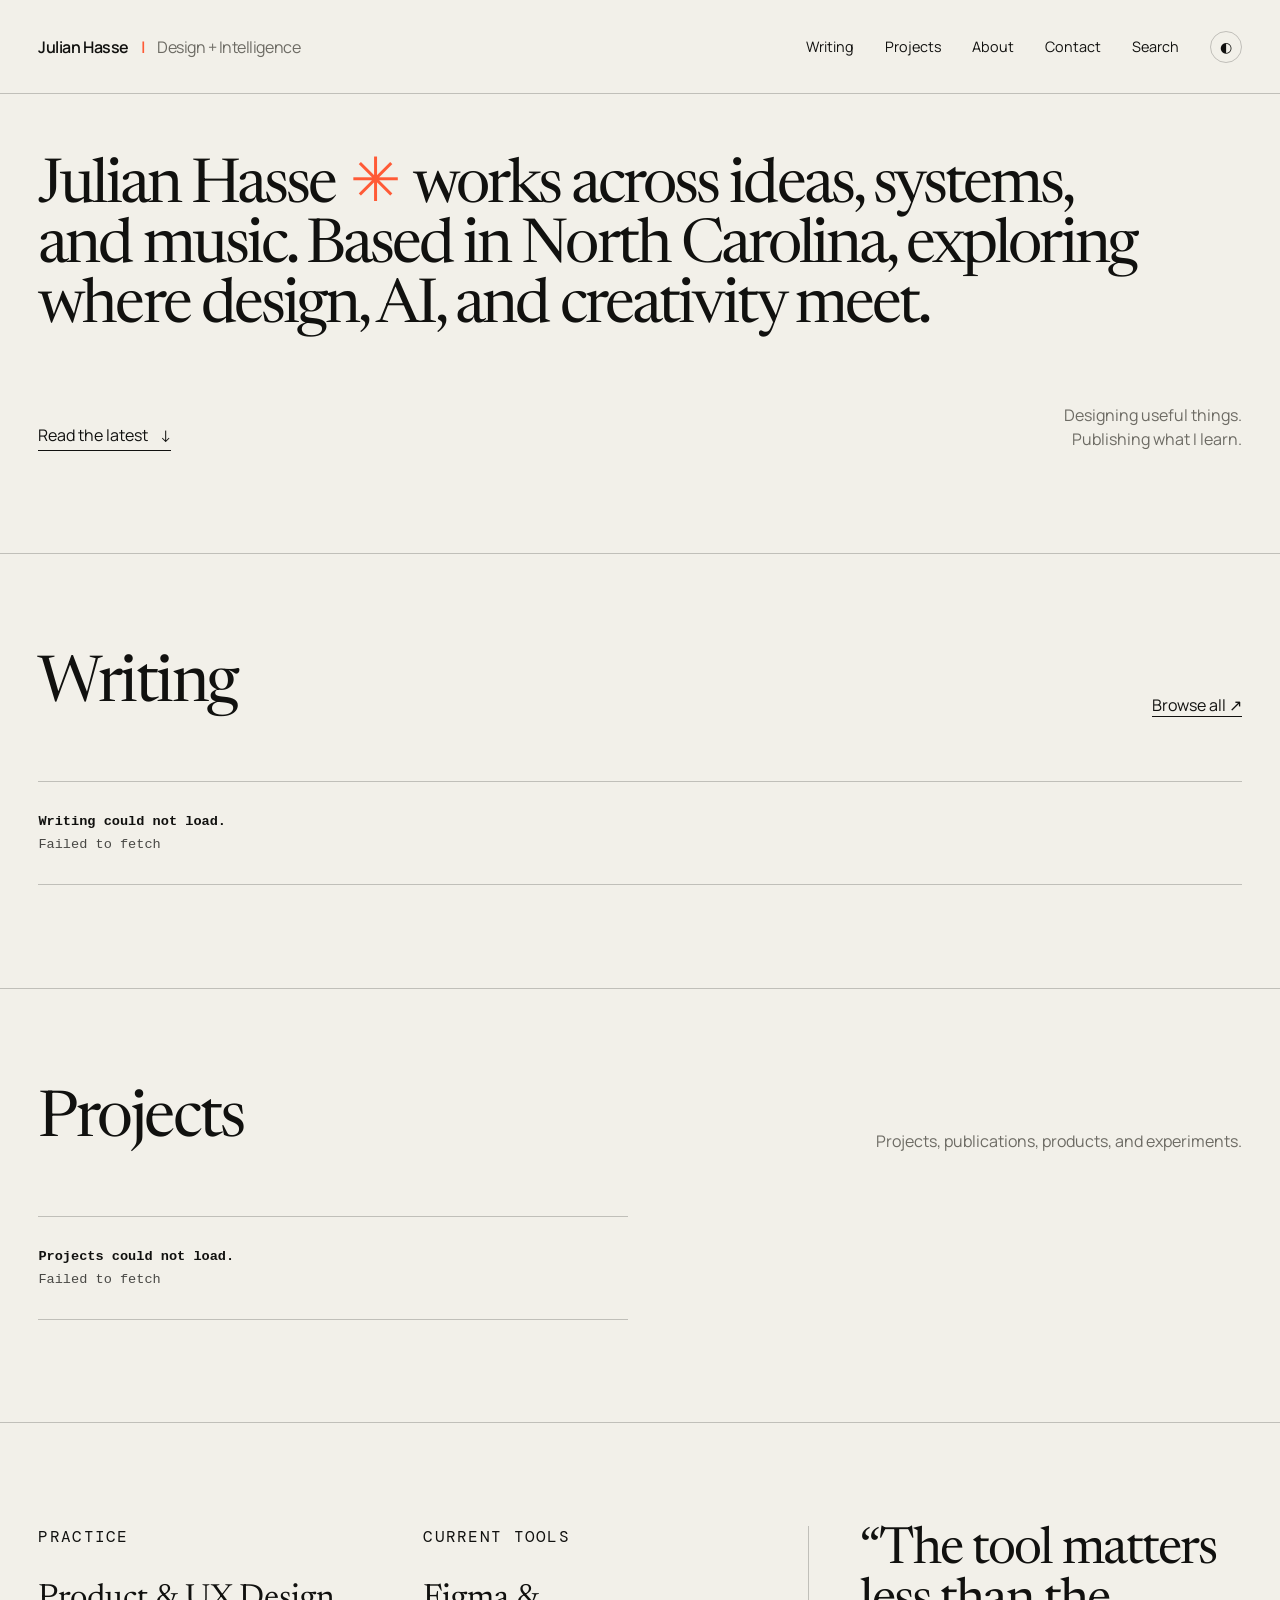
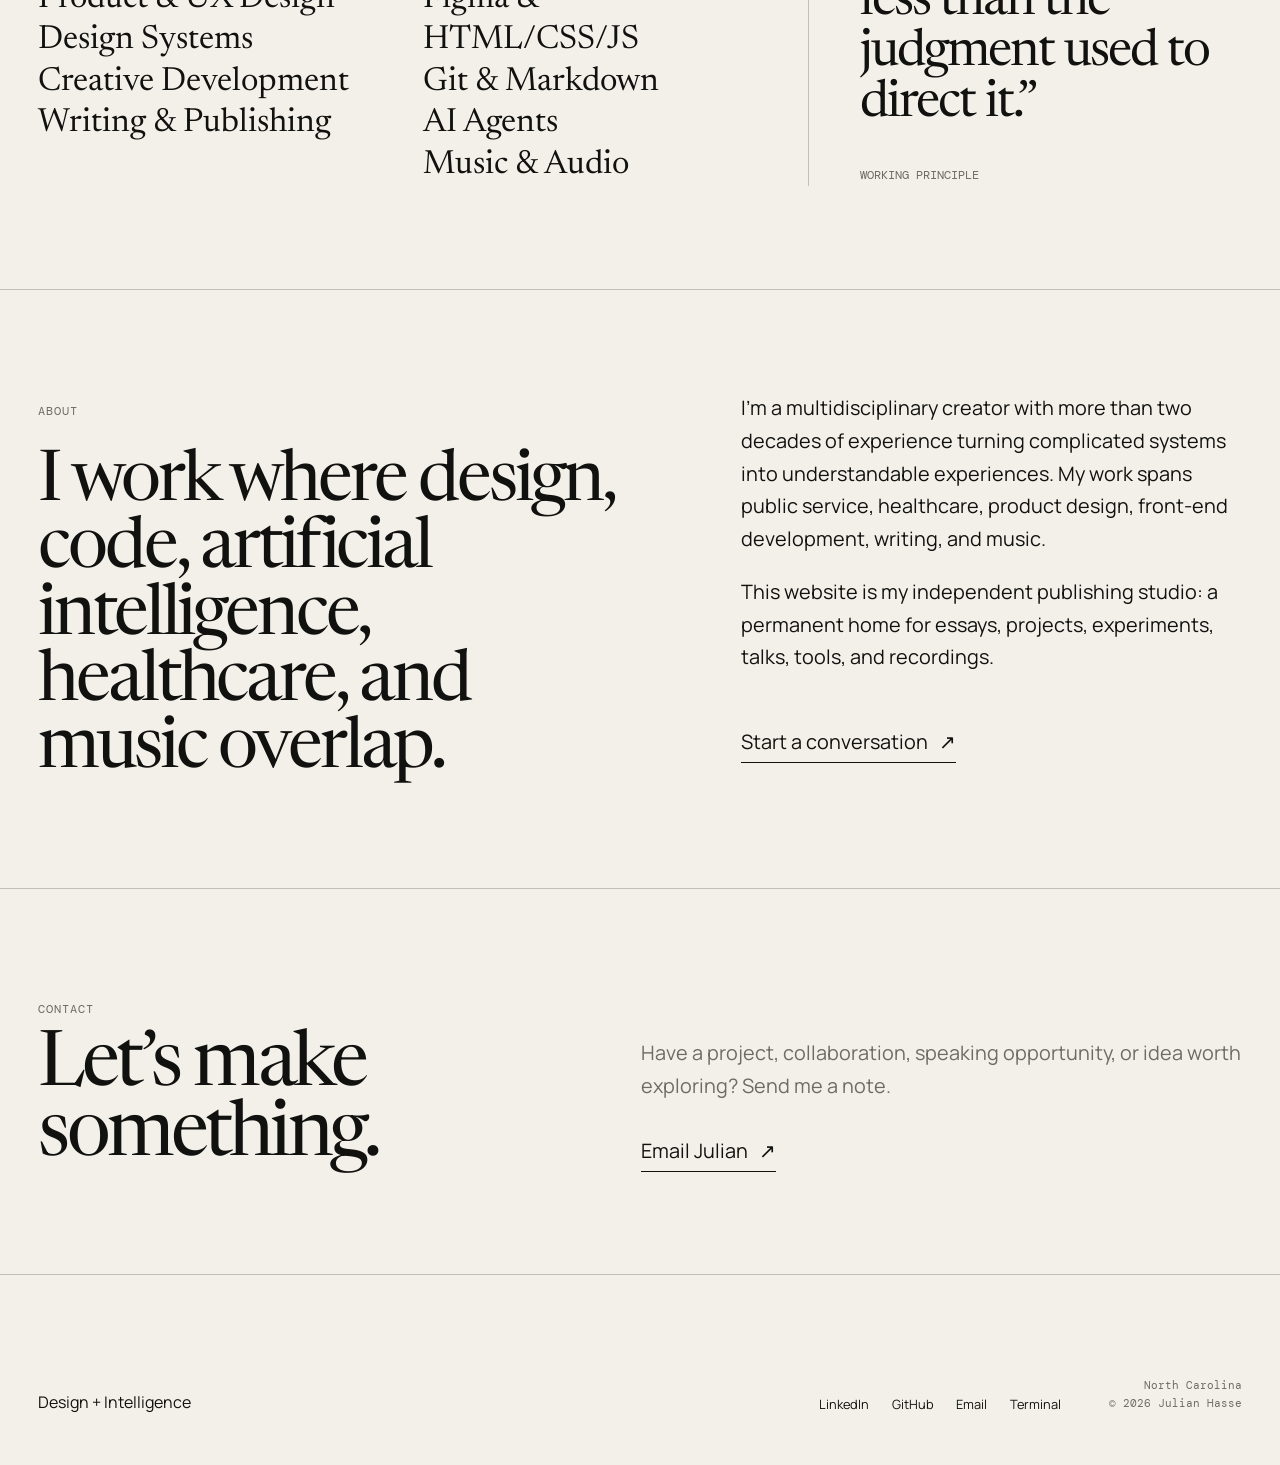
<file: index.html>
<!DOCTYPE html>

<html data-theme="light" lang="en">

<head>
  <meta charset="utf-8" />
  <meta content="width=device-width, initial-scale=1.0" name="viewport" />
  <meta content="Julian Hasse works across ideas, systems, and music, exploring where design, AI, and creativity meet."
    name="description" />
  <meta content="Julian Hasse | Design Technologist" property="og:title" />
  <meta content="An independent publication about design, AI, systems, creativity, and music by Julian Hasse."
    property="og:description" />
  <meta content="website" property="og:type" />
  <title>Julian Hasse | Design Technologist</title>
  <link href="https://fonts.googleapis.com" rel="preconnect" />
  <link crossorigin="" href="https://fonts.gstatic.com" rel="preconnect" />
  <link
    href="https://fonts.googleapis.com/css2?family=DM+Mono:wght@300;400;500&amp;family=Manrope:wght@400;500;600&amp;family=Newsreader:opsz,wght@6..72,400;6..72,500&amp;display=swap"
    rel="stylesheet" />
  <link href="assets/styles.css?v=20260729-2" rel="stylesheet" />
</head>

<body>
  <a class="skip-link" href="#main">Skip to content</a>
  <header class="site-header shell">
    <a aria-label="Julian Hasse home" class="brand" href="#top">
      <span>Julian Hasse</span><span aria-hidden="true" class="hero-mark-static">|</span>
      <span class="brand-role">Design + Intelligence</span>
    </a>
    <button aria-controls="site-nav" aria-expanded="false" class="menu-button" type="button">
      <span>Menu</span><span aria-hidden="true">↗</span>
    </button>
    <nav aria-label="Primary navigation" class="site-nav" id="site-nav">
      <a href="#writing">Writing</a><a href="#work">Projects</a><a href="#about">About</a><a
        href="#contact">Contact</a><button class="nav-action" data-open-search="" type="button">Search</button>
      <button aria-label="Switch color theme" class="icon-button" data-theme-toggle="" type="button">◐</button>
    </nav>
  </header>
  <main id="main">
    <section class="hero shell section-pad" id="top">
      <!-- <p class="eyebrow">Design + Intelligence</p> -->
      <h1>
        Julian Hasse <span aria-hidden="true" class="hero-mark">✳</span> works across
        <a href="#writing">ideas</a>, <a href="#work">systems</a>, and music. Based in North Carolina,
        exploring where design, AI, and creativity meet.
      </h1>
      <div class="hero-footer">
        <a class="text-link" href="#writing">Read the latest <span>↓</span></a>
        <p>Designing useful things.<br />Publishing what I learn.</p>
      </div>
    </section>
    <section class="writing shell section-pad section-rule" id="writing">
      <div class="section-heading writing-heading">
        <h2>Writing</h2>
        <button class="filter-trigger" data-open-search="" type="button">Browse all <span>↗</span></button>
      </div>
      <div aria-live="polite" class="article-list" id="article-list">
        <p class="content-status">Loading writing from GitHub…</p>
      </div>
    </section>
    <section class="shell section-pad section-rule" id="work">
      <div class="section-heading">
        <h2>Projects</h2>
        <p>Projects, publications, products, and experiments.</p>
      </div>
      <div class="project-grid" id="project-grid">
        <p class="content-status">Loading projects from GitHub…</p>
      </div>
    </section>
    <section class="capabilities shell section-pad section-rule">
      <div class="capability-block">
        <h2>Practice</h2>
        <ul>
          <li>Product &amp; UX Design</li>
          <li>Design Systems</li>
          <li>Creative Development</li>
          <li>Writing &amp; Publishing</li>
        </ul>
      </div>
      <div class="capability-block">
        <h2>Current tools</h2>
        <ul>
          <li>Figma &amp; HTML/CSS/JS</li>
          <li>Git &amp; Markdown</li>
          <li>AI Agents</li>
          <li>Music &amp; Audio</li>
        </ul>
      </div>
      <div class="capability-block capability-block--quote">
        <p>“The tool matters less than the judgment used to direct it.”</p>
        <span>Working principle</span>
      </div>
    </section>
    <section class="about shell section-pad section-rule" id="about">
      <div>
        <p class="eyebrow">About</p>
        <h2>I work where design, code, artificial intelligence, healthcare, and music overlap.</h2>
      </div>
      <div class="about-copy">
        <p>I’m a multidisciplinary creator with more than two decades of experience turning complicated systems into
          understandable experiences. My work spans public service, healthcare, product design, front-end development,
          writing, and music.</p>
        <p>This website is my independent publishing studio: a permanent home for essays, projects, experiments, talks,
          tools, and recordings.</p>
        <a class="text-link" href="mailto:info@julianhasse.com">Start a conversation <span>↗</span></a>
      </div>
    </section>
    <section class="newsletter shell section-pad section-rule" id="contact">
      <div>
        <p class="eyebrow">Contact</p>
        <h2>Let’s make something.</h2>
      </div>
      <div class="contact-copy">
        <p>Have a project, collaboration, speaking opportunity, or idea worth exploring? Send me a note.</p><a
          class="text-link" href="mailto:info@julianhasse.com">Email Julian <span>↗</span></a>
      </div>
    </section>
  </main>
  <footer class="site-footer shell section-pad section-rule">
    <div class="footer-brand">Design + Intelligence</div>
    <div class=" footer-links">
      <a href="https://www.linkedin.com/in/julianhasse" rel="noreferrer" target="_blank">LinkedIn</a>
      <a href="https://github.com/julianhasse" rel="noreferrer" target="_blank">GitHub</a>
      <a href="mailto:info@julianhasse.com">Email</a>
      <button data-terminal-toggle="" type="button">Terminal</button>
    </div>
    <p>North Carolina<br />© 2026 Julian Hasse</p>
  </footer>
  <dialog class="search-dialog" id="search-dialog">
    <div class="dialog-header">
      <span>Search the studio</span>
      <button aria-label="Close search" data-close-search="" type="button">Close ×</button>
    </div>
    <label class="search-field">
      <span class="sr-only">Search articles and projects</span>
      <input autofocus="" id="site-search" placeholder="Try “AI”, “Git”, or “music”" type="search" />
    </label>
    <div class="search-results" id="search-results"></div>
  </dialog>
  <aside aria-hidden="true" class="terminal-panel" id="terminal-panel">
    <div class="terminal-header"><span>julian@creator:~</span><button data-terminal-close="" type="button">×</button>
    </div>
    <div class="terminal-output" id="terminal-output">
      <p>Julian Hasse | Editorial OS</p>
      <p>Type <b>help</b> to view commands.</p>
    </div>
    <form class="terminal-input" id="terminal-form">
      <label for="terminal-command">$</label>
      <input autocomplete="off" id="terminal-command" spellcheck="false" />
    </form>
  </aside>
  <script src="assets/config.js"></script>
  <script src="assets/github-content.js"></script>
  <script src="assets/site.js"></script>
</body>

</html>
</file>
<file: assets/styles.css>
/* Editorial OS v1.1.1 — bundled stylesheet hotfix */

:root {
  --bg: #f2f0e9;
  --surface: #e8e5dc;
  --text: #11110f;
  --muted: #6d6b64;
  --line: rgba(17, 17, 15, .22);
  --accent: #ff5a36;
  --max: 1480px;
  --pad: clamp(1.1rem, 3vw, 3.2rem);
  --serif: "Newsreader", Georgia, serif;
  --sans: "Manrope", Arial, sans-serif;
  --mono: "DM Mono", monospace;
}

html[data-theme="dark"] {
  --bg: #11110f;
  --surface: #1b1b18;
  --text: #f1efe8;
  --muted: #aaa69c;
  --line: rgba(241, 239, 232, .23);
  --accent: #ff6a46;
}

* {
  box-sizing: border-box;
}

html {
  scroll-behavior: smooth;
}

body {
  margin: 0;
  background: var(--bg);
  color: var(--text);
  font-family: var(--sans);
  transition: background .25s, color .25s;
}

a {
  color: inherit;
  text-decoration: none;
}

button,
input {
  font: inherit;
}

button {
  color: inherit;
}

.shell {
  width: min(100%, var(--max));
  margin-inline: auto;
  padding-inline: var(--pad);
}

.section-pad {
  padding-top: clamp(4rem, 8vw, 9rem);
  padding-bottom: clamp(4rem, 8vw, 9rem);
}

.section-rule {
  border-top: 1px solid var(--line);
}

.sr-only {
  position: absolute;
  width: 1px;
  height: 1px;
  padding: 0;
  margin: -1px;
  overflow: hidden;
  clip: rect(0, 0, 0, 0);
  white-space: nowrap;
  border: 0;
}

.skip-link {
  position: fixed;
  left: 1rem;
  top: -4rem;
  z-index: 100;
  background: var(--text);
  color: var(--bg);
  padding: .75rem 1rem;
}

.skip-link:focus {
  top: 1rem;
}

.site-header {
  min-height: 94px;
  display: flex;
  align-items: center;
  justify-content: space-between;
  gap: 2rem;
  border-bottom: 1px solid var(--line);
  position: relative;
  z-index: 10;
}

.brand {
  display: flex;
  gap: .75rem;
  align-items: baseline;
  font-weight: 600;
  letter-spacing: -.03em;
}

.brand-role {
  color: var(--muted);
  font-family: var(--sans);
  font-style: regular;
  font-weight: 400;
}

.site-nav {
  display: flex;
  align-items: center;
  gap: clamp(1rem, 2.4vw, 2.8rem);
  font-size: .9rem;
}

.site-nav a,
.nav-action,
.icon-button {
  position: relative;
}

.site-nav a::after,
.nav-action::after {
  content: "";
  position: absolute;
  left: 0;
  bottom: -.35rem;
  width: 100%;
  height: 1px;
  background: currentColor;
  transform: scaleX(0);
  transform-origin: right;
  transition: transform .25s;
}

.site-nav a:hover::after,
.nav-action:hover::after {
  transform: scaleX(1);
  transform-origin: left;
}

.nav-action,
.icon-button,
.menu-button,
.filter-trigger,
.footer-links button {
  border: 0;
  background: transparent;
  padding: 0;
  cursor: pointer;
}

.icon-button {
  width: 2rem;
  height: 2rem;
  border: 1px solid var(--line);
  border-radius: 50%;
}

.menu-button {
  display: none;
}

.hero {
  min-height: auto;
  display: flex;
  flex-direction: column;
  justify-content: space-between;
  padding-top: clamp(.75rem, 1.5vw, 1.5rem);
}

.eyebrow {
  text-transform: uppercase;
  font-family: var(--mono);
  font-size: .72rem;
  letter-spacing: .08em;
  color: var(--muted);
}

.hero h1 {
  max-width: 1180px;
  margin: clamp(1rem, 2.5vw, 2.5rem) 0 clamp(2rem, 4vw, 4rem);
  font-family: var(--serif);
  font-size: clamp(2.6rem, 5.4vw, 6.3rem);
  line-height: .96;
  letter-spacing: -.05em;
  font-weight: 400;
}

.hero h1 a {
  border-bottom: 0;
}

.hero h1 sup {
  font-family: var(--mono);
  font-size: .12em;
  letter-spacing: 0;
  vertical-align: top;
  margin-left: .5em;
}

.hero-mark {
  display: inline-block;
  color: var(--accent);
  font-family: var(--sans);
  animation: spin 14s linear infinite;
}

.hero-mark-static {
  display: inline-block;
  color: var(--accent);
  font-family: var(--sans);
}

.hero-nowrap {
  white-space: nowrap;
}

@keyframes spin {
  to {
    transform: rotate(360deg);
  }
}

.hero-footer {
  display: flex;
  align-items: end;
  justify-content: space-between;
  gap: 2rem;
}

.hero-footer p {
  margin: 0;
  color: var(--muted);
  text-align: right;
  line-height: 1.5;
}

.text-link {
  display: inline-flex;
  gap: .7rem;
  align-items: center;
  border-bottom: 1px solid currentColor;
  padding-bottom: .2rem;
}

.section-heading {
  display: flex;
  align-items: end;
  justify-content: space-between;
  gap: 2rem;
  margin-bottom: clamp(2.5rem, 5vw, 5rem);
}

.section-heading h2 {
  margin: 0;
  font: 400 clamp(2.3rem, 5vw, 5.5rem)/.95 var(--serif);
  letter-spacing: -.04em;
}

.section-heading p {
  margin: 0;
  color: var(--muted);
}

.project-grid {
  display: grid;
  grid-template-columns: repeat(2, minmax(0, 1fr));
  gap: clamp(1rem, 2vw, 1.5rem);
}

.project-card,
.project-card--wide,
.project-card:nth-child(3) {
  grid-column: auto;
}

.project-card {
  min-width: 0;
  position: relative;
  border: 1px solid color-mix(in srgb, var(--text) 12%, transparent);
  border-radius: 6px;
  background: transparent;
  overflow: hidden;
  transition: transform .22s ease, border-color .22s ease, background-color .22s ease;
}

.project-card::before {
  content: "";
  position: absolute;
  z-index: 2;
  top: -1px;
  left: -1px;
  width: min(38%, 13rem);
  height: 3px;
  background: var(--project-accent, #8d9690);
  opacity: .82;
  pointer-events: none;
}

.project-card:hover,
.project-card:focus-within {
  transform: translateY(-2px);
  border-color: color-mix(in srgb, var(--text) 22%, transparent);
  background: color-mix(in srgb, var(--surface) 55%, transparent);
}

.project-card-link {
  min-height: clamp(360px, 36vw, 500px);
  display: flex;
  flex-direction: column;
  padding: clamp(1.5rem, 3vw, 2.25rem);
  color: inherit;
  text-decoration: none;
  border: 0;
}

.project-categories {
  margin: 0;
  color: var(--muted);
  font: 500 .67rem/1.45 var(--mono);
  letter-spacing: .07em;
  text-transform: uppercase;
}

.project-rule {
  height: 1px;
  margin: 1.25rem 0 clamp(2rem, 4vw, 3.4rem);
  background: color-mix(in srgb, var(--text) 13%, transparent);
}

.project-card h3 {
  max-width: 11ch;
  margin: 0;
  font: 400 clamp(2.35rem, 4.2vw, 4.4rem)/.93 var(--serif);
  letter-spacing: -.045em;
  text-wrap: balance;
}

.project-summary {
  max-width: 34rem;
  margin: clamp(1.4rem, 2.5vw, 2rem) 0 0;
  color: color-mix(in srgb, var(--text) 74%, transparent);
  font: 400 clamp(.98rem, 1.25vw, 1.18rem)/1.55 var(--sans);
}

.project-footer {
  display: flex;
  align-items: center;
  justify-content: space-between;
  gap: 1rem;
  margin-top: auto;
  padding-top: clamp(2rem, 4vw, 3.5rem);
  border-top: 1px solid color-mix(in srgb, var(--text) 13%, transparent);
  color: var(--muted);
  font: 500 .72rem var(--mono);
  letter-spacing: .05em;
  text-transform: uppercase;
}

.project-arrow {
  color: var(--text);
  font: 400 1.7rem/1 var(--sans);
  transition: transform .22s ease;
}

.project-card:hover .project-arrow,
.project-card:focus-within .project-arrow {
  transform: translateX(4px);
}

.visual-git {
  background: #d7ff3f;
  color: #0a0a08;
  align-items: center;
  justify-content: center;
}

.terminal-window {
  border: 2px solid currentColor;
  padding: clamp(1.2rem, 3vw, 2.5rem);
  font: clamp(1rem, 2.2vw, 2.2rem)/1.5 var(--mono);
  box-shadow: 16px 16px 0 currentColor;
}

.terminal-window b {
  color: #ff3c00;
}

.visual-canvas {
  background: #1f36ff;
  color: white;
  align-items: end;
  padding: 8%;
}

.canvas-type {
  font: 500 clamp(4rem, 10vw, 9rem)/.7 var(--sans);
  letter-spacing: -.09em;
}

.visual-health {
  background: #ffd4d8;
  color: #5b1534;
  align-items: center;
  justify-content: center;
}

.orbit {
  position: absolute;
  width: 60%;
  aspect-ratio: 1;
  border: 2px solid currentColor;
  border-radius: 50%;
}

.orbit-two {
  transform: rotate(60deg) scaleY(.35);
}

.orbit-one {
  transform: rotate(-20deg) scaleY(.55);
}

.orbit-dot {
  width: 10%;
  aspect-ratio: 1;
  border-radius: 50%;
  background: currentColor;
  box-shadow: 9rem -5rem 0 -18px currentColor, -8rem 5rem 0 -22px currentColor;
}

.visual-music {
  background: #151515;
  color: #f3eee3;
  align-items: center;
  justify-content: center;
}

.equalizer {
  position: absolute;
  inset: 15% 7%;
  display: flex;
  gap: 1.4%;
  align-items: center;
  opacity: .7;
}

.equalizer i {
  display: block;
  flex: 1;
  background: #ff5a36;
  height: calc(12% + var(--h, 20%));
}

.equalizer i:nth-child(2n) {
  --h: 52%;
}

.equalizer i:nth-child(3n) {
  --h: 73%;
}

.equalizer i:nth-child(5n) {
  --h: 34%;
}

.music-title {
  position: relative;
  z-index: 1;
  font: 500 clamp(2.4rem, 8vw, 7.5rem)/.8 var(--sans);
  letter-spacing: -.07em;
  text-align: center;
}

.capabilities {
  display: grid;
  grid-template-columns: 1fr 1fr 1.35fr;
  gap: clamp(2rem, 5vw, 8rem);
}

.capability-block h2 {
  margin: 0 0 2rem;
  font: 400 1rem var(--mono);
  text-transform: uppercase;
  letter-spacing: .08em;
}

.capability-block ul {
  list-style: none;
  margin: 0;
  padding: 0;
  font: 400 clamp(1.5rem, 2.6vw, 3rem)/1.25 var(--serif);
}

.capability-block--quote {
  border-left: 1px solid var(--line);
  padding-left: clamp(1.5rem, 4vw, 4rem);
}

.capability-block--quote p {
  margin: 0 0 2rem;
  font: 400 clamp(2rem, 4vw, 4.8rem)/1 var(--serif);
  letter-spacing: -.04em;
}

.capability-block--quote span {
  color: var(--muted);
  font: .75rem var(--mono);
  text-transform: uppercase;
}

.filter-trigger {
  border-bottom: 1px solid currentColor;
  cursor: pointer;
}

.article-row {
  border-top: 1px solid var(--line);
}

.article-row:last-child {
  border-bottom: 1px solid var(--line);
}

.article-row a {
  display: grid;
  grid-template-columns: 60px 1fr auto 30px;
  gap: 1rem;
  align-items: center;
  padding: clamp(1.5rem, 3vw, 3rem) 0;
  transition: padding .25s, opacity .25s;
}

.article-row a:hover {
  padding-left: .8rem;
  padding-right: .8rem;
}

.article-index,
.article-row time {
  font: .68rem var(--mono);
  color: var(--muted);
  text-transform: uppercase;
}

.article-row h3 {
  margin: 0;
  font: 400 clamp(1.55rem, 3.2vw, 4rem)/.95 var(--serif);
  letter-spacing: -.035em;
}

.article-row h3 em {
  color: var(--muted);
  font-weight: 400;
}

.article-arrow {
  font-size: 1.4rem;
}

.about {
  display: grid;
  grid-template-columns: 1.2fr 1fr;
  gap: clamp(3rem, 8vw, 12rem);
}

.about h2 {
  margin: 2rem 0 0;
  font: 400 clamp(2.8rem, 5.5vw, 6.5rem)/.95 var(--serif);
  letter-spacing: -.045em;
}

.about-copy {
  font-size: clamp(1.1rem, 1.55vw, 1.45rem);
  line-height: 1.65;
}

.about-copy p:first-child {
  margin-top: 0;
}

.about-copy .text-link {
  margin-top: 2rem;
}

.newsletter {
  display: grid;
  grid-template-columns: 1fr 1.2fr;
  gap: clamp(3rem, 8vw, 12rem);
  align-items: end;
}

.newsletter h2 {
  margin: 1rem 0 0;
  font: 400 clamp(3rem, 6vw, 7rem)/.9 var(--serif);
  letter-spacing: -.05em;
}

.newsletter-form label {
  display: block;
  max-width: 530px;
  margin-bottom: 2rem;
  color: var(--muted);
  line-height: 1.5;
}

.email-field {
  display: flex;
  border-bottom: 1px solid var(--text);
}

.email-field input {
  flex: 1;
  min-width: 0;
  border: 0;
  background: transparent;
  color: var(--text);
  padding: 1rem 0;
  outline: 0;
  font-size: 1.1rem;
}

.email-field button {
  border: 0;
  background: transparent;
  color: var(--text);
  cursor: pointer;
}

.form-status {
  min-height: 1.5em;
  font: .75rem var(--mono);
  color: var(--muted);
}

.site-footer {
  display: grid;
  grid-template-columns: 1fr auto auto;
  gap: 3rem;
  align-items: end;
  padding-bottom: 3rem;
}

.footer-brand {
  font: 400 clamp(1rem, 3vw, 1rem) var(--sans);
}

.footer-brand span {
  color: var(--muted);
  font-style: italic;
}

.footer-links {
  display: flex;
  flex-wrap: wrap;
  gap: 1.4rem;
  font-size: .8rem;
}

.site-footer p {
  margin: 0;
  color: var(--muted);
  font: .7rem/1.6 var(--mono);
  text-align: right;
}

.search-dialog {
  width: min(900px, calc(100% - 2rem));
  max-height: 80vh;
  border: 1px solid var(--line);
  background: var(--bg);
  color: var(--text);
  padding: 0;
  box-shadow: 0 30px 90px rgba(0, 0, 0, .28);
}

.search-dialog::backdrop {
  background: rgba(0, 0, 0, .55);
  backdrop-filter: blur(6px);
}

.dialog-header {
  display: flex;
  justify-content: space-between;
  border-bottom: 1px solid var(--line);
  padding: 1rem 1.2rem;
  font: .72rem var(--mono);
  text-transform: uppercase;
}

.dialog-header button {
  border: 0;
  background: transparent;
  color: inherit;
  cursor: pointer;
}

.search-field input {
  width: 100%;
  border: 0;
  border-bottom: 1px solid var(--line);
  background: transparent;
  color: inherit;
  padding: 1.5rem 1.2rem;
  outline: 0;
  font: 400 clamp(1.4rem, 3vw, 2.5rem) var(--serif);
}

.search-results {
  padding: .5rem 1.2rem 1.2rem;
  overflow: auto;
}

.search-result {
  display: grid;
  grid-template-columns: 1fr auto;
  gap: 2rem;
  padding: 1rem 0;
  border-bottom: 1px solid var(--line);
}

.search-result small {
  color: var(--muted);
  font: .65rem var(--mono);
  text-transform: uppercase;
}

.empty-state {
  color: var(--muted);
  padding: 2rem 0;
}

.terminal-panel {
  position: fixed;
  z-index: 50;
  right: 1rem;
  bottom: 1rem;
  width: min(660px, calc(100% - 2rem));
  height: min(450px, calc(100svh - 2rem));
  display: none;
  flex-direction: column;
  background: #0a0c09;
  color: #d9ff45;
  border: 1px solid #56631f;
  box-shadow: 0 20px 60px rgba(0, 0, 0, .4);
  font: .84rem/1.6 var(--mono);
}

.terminal-panel.is-open {
  display: flex;
}

.terminal-header {
  display: flex;
  justify-content: space-between;
  padding: .65rem .8rem;
  border-bottom: 1px solid #56631f;
}

.terminal-header button {
  color: inherit;
  border: 0;
  background: transparent;
  cursor: pointer;
}

.terminal-output {
  flex: 1;
  overflow: auto;
  padding: .8rem;
}

.terminal-output p {
  margin: 0 0 .4rem;
}

.terminal-input {
  display: flex;
  gap: .6rem;
  border-top: 1px solid #56631f;
  padding: .75rem .8rem;
}

.terminal-input input {
  flex: 1;
  border: 0;
  outline: 0;
  background: transparent;
  color: inherit;
  font: inherit;
}

.article-page {
  max-width: 1100px;
  padding-top: clamp(4rem, 9vw, 9rem);
  padding-bottom: clamp(5rem, 10vw, 10rem);
}

.article-header {
  margin-bottom: clamp(4rem, 8vw, 8rem);
}

.article-kicker {
  font: .7rem var(--mono);
  text-transform: uppercase;
  color: var(--muted);
}

.article-header h1 {
  margin: 1.5rem 0;
  font: 400 clamp(3.3rem, 8vw, 8rem)/.88 var(--serif);
  letter-spacing: -.055em;
}

.article-deck {
  max-width: 750px;
  font: 400 clamp(1.35rem, 2.4vw, 2.2rem)/1.25 var(--serif);
  color: var(--muted);
}

.article-byline {
  display: flex;
  gap: 1rem;
  margin-top: 2rem;
  font: .72rem var(--mono);
  text-transform: uppercase;
}

.article-body {
  max-width: 760px;
  margin-left: auto;
  font: 400 clamp(1.1rem, 1.6vw, 1.3rem)/1.75 var(--sans);
}

.article-body h2 {
  margin-top: 3.2rem;
  font: 400 clamp(2rem, 4vw, 3.5rem)/1 var(--serif);
  letter-spacing: -.035em;
}

.article-body h3 {
  margin-top: 2.5rem;
  font-size: 1.25rem;
}

.article-body blockquote {
  margin: 3rem 0;
  padding-left: 1.5rem;
  border-left: 3px solid var(--accent);
  font: 400 clamp(1.6rem, 3vw, 2.5rem)/1.15 var(--serif);
}

.article-body pre {
  overflow: auto;
  background: #0a0c09;
  color: #d9ff45;
  padding: 1.3rem;
  font: .85rem/1.6 var(--mono);
}

.article-body code {
  font-family: var(--mono);
}

.article-body img {
  max-width: 100%;
}

.article-loading {
  min-height: 70vh;
  display: grid;
  place-items: center;
  color: var(--muted);
  font-family: var(--mono);
}

@media (max-width: 800px) {
  .menu-button {
    display: flex;
    gap: .5rem;
  }

  .site-nav:not(.article-nav) {
    position: absolute;
    left: var(--pad);
    right: var(--pad);
    top: 78px;
    display: none;
    flex-direction: column;
    align-items: stretch;
    background: var(--bg);
    border: 1px solid var(--line);
    padding: 1.2rem;
  }

  .site-nav.is-open {
    display: flex;
  }

  .hero h1 {
    font-size: clamp(2.5rem, 11vw, 4.8rem);
  }

  .project-grid {
    grid-template-columns: 1fr;
  }

  .project-card {
    margin-bottom: 0;
    border-radius: 5px;
  }

  .project-card-link {
    min-height: 340px;
    padding: 1.5rem;
  }

  .project-card h3 {
    font-size: clamp(2.5rem, 12vw, 3.6rem);
  }

  .project-rule {
    margin-bottom: 2rem;
  }

  .capabilities,
  .about,
  .newsletter {
    grid-template-columns: 1fr;
  }

  .capability-block--quote {
    border-left: 0;
    border-top: 1px solid var(--line);
    padding: 2rem 0 0;
  }

  .article-row a {
    grid-template-columns: 35px 1fr 24px;
  }

  .article-row time {
    display: none;
  }

  .site-footer {
    grid-template-columns: 1fr;
    align-items: start;
  }

  .site-footer p {
    text-align: left;
  }
}

@media (prefers-reduced-motion: reduce) {

  *,
  *::before,
  *::after {
    scroll-behavior: auto !important;
    animation-duration: .01ms !important;
    animation-iteration-count: 1 !important;
    transition-duration: .01ms !important;
  }
}

.content-status,
.content-error {
  padding: 2rem 0;
  font-family: var(--font-mono, monospace);
  font-size: .85rem;
}

.content-error {
  border-top: 1px solid var(--line);
  border-bottom: 1px solid var(--line);
}

.content-error p {
  margin: .5rem 0 0;
  opacity: .75;
}

.article-cover {
  margin: 0 0 clamp(2rem, 6vw, 5rem);
}

.article-cover img {
  display: block;
  width: 100%;
  height: auto;
}

.contact-copy {
  align-self: end;
  max-width: 620px;
  font-size: clamp(1.1rem, 1.55vw, 1.45rem);
  line-height: 1.65;
}

.contact-copy p {
  margin: 0 0 2rem;
  color: var(--muted);
}

/* Dynamic selected-work content */
.project-visual--dynamic {
  background: var(--project-accent, #ece9df);
  color: var(--project-text, #11110f);
  align-items: center;
  justify-content: center;
}

.project-visual--dynamic img {
  width: 100%;
  height: 100%;
  object-fit: cover;
}

.project-monogram {
  position: relative;
  z-index: 1;
  font: 500 clamp(4rem, 10vw, 8rem)/.8 var(--sans);
  letter-spacing: -.09em;
}

.project-facts {
  display: grid;
  grid-template-columns: repeat(4, minmax(0, 1fr));
  gap: 1px;
  margin: clamp(2rem, 4vw, 4rem) 0 0;
  padding: 1px;
  background: var(--line);
}

.project-facts div {
  padding: 1rem;
  background: var(--bg);
}

.project-facts dt {
  margin-bottom: .35rem;
  font: .65rem var(--mono);
  color: var(--muted);
  text-transform: uppercase;
  letter-spacing: .08em;
}

.project-facts dd {
  margin: 0;
}

.work-cover {
  min-height: clamp(320px, 52vw, 720px);
  display: flex;
  align-items: center;
  justify-content: center;
  background: var(--project-accent, var(--surface));
  color: var(--project-text, var(--text));
  overflow: hidden;
}

.work-cover img {
  width: 100%;
  height: 100%;
  min-height: inherit;
  object-fit: cover;
}

.work-cover .project-monogram {
  font-size: clamp(6rem, 18vw, 15rem);
}

.work-body {
  max-width: 840px;
}

.work-cta {
  margin: 3rem auto;
  max-width: 840px;
}

@media (max-width: 720px) {
  .project-facts {
    grid-template-columns: repeat(2, minmax(0, 1fr));
  }
}

/* Project case-study typography */
.work-header h1 {
  max-width: 12ch;
  font-size: clamp(3.25rem, 7vw, 6.25rem);
  line-height: 1.02;
  letter-spacing: -0.045em;
  text-wrap: balance;
}

.work-header .article-kicker {
  margin-bottom: 1.25rem;
}

.work-header .article-deck {
  margin-top: 1.5rem;
}

.footer-brand span {
  color: inherit;
  font-style: normal;
}

@media (max-width: 800px) {
  .work-header h1 {
    max-width: none;
    font-size: clamp(3rem, 15vw, 5rem);
    line-height: 1.04;
  }
}

/* Editorial project detail layout */
.work-layout {
  display: grid;
  grid-template-columns: minmax(340px, 400px) minmax(0, 1fr);
  column-gap: clamp(3rem, 5vw, 5rem);
  align-items: start;
}

.work-sidebar {
  position: sticky;
  top: 2rem;
  align-self: start;
  min-width: 0;
  max-width: 100%;
}

.work-sidebar .article-header {
  margin: 0;
}

.work-header h1 {
  width: 100%;
  max-width: 100%;
  margin: 1.15rem 0 1.5rem;
  font-size: clamp(3rem, 4.15vw, 4.35rem);
  line-height: 0.98;
  letter-spacing: -0.045em;
  text-wrap: balance;
  overflow-wrap: normal;
  word-break: normal;
  hyphens: none;
}

.work-header .article-deck {
  max-width: 22rem;
  margin: 0;
  font-size: clamp(1.15rem, 1.7vw, 1.55rem);
  line-height: 1.35;
}

.project-facts {
  display: block;
  margin: clamp(2rem, 4vw, 3.5rem) 0 0;
  padding: 0;
  background: transparent;
  border-top: 1px solid var(--line);
}

.project-facts div {
  padding: 1.05rem 0;
  background: transparent;
  border-bottom: 1px solid var(--line);
}

.project-facts dt {
  margin-bottom: 0.4rem;
  font: 0.62rem var(--mono);
  color: var(--muted);
  text-transform: uppercase;
  letter-spacing: 0.09em;
}

.project-facts dd {
  margin: 0;
  font-size: 0.98rem;
  line-height: 1.45;
}

.work-main {
  min-width: 0;
}

.work-cover {
  min-height: 0;
  margin: 0 0 clamp(2.5rem, 6vw, 5rem);
  display: block;
  overflow: hidden;
  border: 1px solid var(--line);
  border-radius: 4px;
  background: var(--surface);
}

.work-cover img {
  display: block;
  width: 100%;
  height: auto;
  min-height: 0;
  max-height: 720px;
  object-fit: cover;
}

.work-body {
  max-width: none;
  margin: 0;
}

.work-body>* {
  max-width: 760px;
}

.work-body>img,
.work-body>figure,
.work-body>p:has(> img) {
  max-width: 100%;
}

.work-body h2:first-child {
  margin-top: 0;
}

.work-cta {
  max-width: 760px;
  margin: 3rem 0;
}

@media (max-width: 980px) {
  .work-layout {
    grid-template-columns: 1fr;
    gap: 2.5rem;
  }

  .work-sidebar {
    position: static;
  }

  .work-header h1 {
    max-width: none;
    font-size: clamp(3rem, 14vw, 5rem);
    line-height: 1;
  }

  .project-facts {
    display: grid;
    grid-template-columns: repeat(2, minmax(0, 1fr));
    gap: 0;
    border-left: 1px solid var(--line);
  }

  .project-facts div {
    padding: 1rem;
    border-right: 1px solid var(--line);
  }
}

@media (max-width: 520px) {
  .project-facts {
    grid-template-columns: 1fr;
  }
}

/* =========================================================
   EDITORIAL OS v1.0
   Foundations and reading experience
   ========================================================= */

:root {
  --eos-paper: #f2f0e9;
  --eos-ink: #11110f;
  --eos-muted: #6d6b64;
  --eos-accent: #ff5a36;
  --eos-reading: 690px;
  --eos-wide: 1080px;
  --eos-radius: 4px;
  --space-1: .5rem;
  --space-2: .75rem;
  --space-3: 1rem;
  --space-4: 1.5rem;
  --space-5: 2rem;
  --space-6: 3rem;
  --space-7: 4.5rem;
  --space-8: 7rem;
}

/* Hero: one continuous editorial statement, balanced by the browser. */
.hero {
  min-height: auto;
  padding-top: clamp(1rem, 2vw, 2rem);
}

.hero h1 {
  max-width: 1160px;
  margin: clamp(1rem, 2.2vw, 2rem) 0 clamp(2.5rem, 5vw, 5rem);
  font-size: clamp(2.45rem, 4.8vw, 5.5rem);
  line-height: .98;
  letter-spacing: -.048em;
  text-wrap: balance;
}

.hero h1 a {
  text-decoration: none;
}

.hero-mark {
  margin-inline: .06em .08em;
  vertical-align: .02em;
}

.hero-nowrap {
  white-space: normal;
}

/* Reading mode */
.reading-mode .site-header {
  min-height: 78px;
}

.reading-progress {
  position: fixed;
  inset: 0 0 auto;
  z-index: 100;
  height: 2px;
  overflow: hidden;
  background: transparent;
  pointer-events: none;
}

.reading-progress span {
  display: block;
  width: 100%;
  height: 100%;
  background: var(--accent);
  transform: scaleX(0);
  transform-origin: left;
  will-change: transform;
}

.article-page:not(.work-page) {
  max-width: var(--eos-wide);
  padding-top: clamp(3.5rem, 7vw, 7rem);
  padding-bottom: clamp(5rem, 10vw, 9rem);
}

.article-page:not(.work-page) .article-header {
  max-width: 790px;
  margin: 0 auto clamp(3rem, 7vw, 5.5rem);
}

.article-page:not(.work-page) .article-kicker {
  margin: 0 0 1.25rem;
  font: 500 .68rem/1.5 var(--mono);
  letter-spacing: .09em;
}

.article-page:not(.work-page) .article-header h1 {
  margin: 0;
  font: 400 clamp(2.75rem, 6.5vw, 5.75rem)/1 var(--serif);
  letter-spacing: -.045em;
  text-wrap: balance;
}

.article-page:not(.work-page) .article-deck {
  max-width: 700px;
  margin: 1.6rem 0 0;
  font: 400 clamp(1.2rem, 2vw, 1.55rem)/1.48 var(--sans);
  letter-spacing: -.015em;
}

.article-page:not(.work-page) .article-byline {
  flex-wrap: wrap;
  margin-top: 1.75rem;
  color: var(--muted);
  font-size: .67rem;
  line-height: 1.5;
  letter-spacing: .055em;
}

.article-page:not(.work-page) .article-cover {
  max-width: 960px;
  margin: 0 auto clamp(3rem, 7vw, 5.5rem);
}

.article-page:not(.work-page) .article-cover img {
  border-radius: var(--eos-radius);
}

.article-page:not(.work-page) .article-body {
  max-width: var(--eos-reading);
  margin: 0 auto;
  font: 400 clamp(1.08rem, 1.28vw, 1.2rem)/1.82 var(--sans);
  letter-spacing: -.008em;
}

.article-page:not(.work-page) .article-body p {
  margin: 0 0 1.55em;
}

.article-page:not(.work-page) .article-body h2 {
  margin: 2.65em 0 .72em;
  font: 400 clamp(2rem, 3.5vw, 2.8rem)/1.08 var(--serif);
  letter-spacing: -.035em;
  text-wrap: balance;
}

.article-page:not(.work-page) .article-body h3 {
  margin: 2.3em 0 .65em;
  font: 600 clamp(1.25rem, 2vw, 1.55rem)/1.3 var(--sans);
  letter-spacing: -.02em;
}

.article-page:not(.work-page) .article-body a {
  text-decoration: underline;
  text-decoration-thickness: 1px;
  text-underline-offset: .2em;
  text-decoration-color: color-mix(in srgb, currentColor 42%, transparent);
}

.article-page:not(.work-page) .article-body a:hover {
  text-decoration-color: currentColor;
}

.article-page:not(.work-page) .article-body ul,
.article-page:not(.work-page) .article-body ol {
  margin: 0 0 1.6em;
  padding-left: 1.35em;
}

.article-page:not(.work-page) .article-body li {
  margin-bottom: .55em;
  padding-left: .15em;
}

.article-page:not(.work-page) .article-body blockquote {
  margin: 2.3em 0;
  padding: .1em 0 .1em 1.25em;
  border-left: 2px solid var(--accent);
  color: color-mix(in srgb, var(--text) 80%, transparent);
  font: 400 clamp(1.4rem, 2.5vw, 2rem)/1.4 var(--serif);
  letter-spacing: -.025em;
}

.article-page:not(.work-page) .article-body blockquote p:last-child {
  margin-bottom: 0;
}

.article-page:not(.work-page) .article-body hr {
  width: 4rem;
  margin: 4rem auto;
  border: 0;
  border-top: 1px solid var(--line);
}

.article-page:not(.work-page) .article-body img {
  display: block;
  width: auto;
  max-width: 100%;
  height: auto;
  margin: 2.5rem auto;
  border-radius: var(--eos-radius);
}

.article-page:not(.work-page) .article-body figure {
  margin: 2.75rem 0;
}

.article-page:not(.work-page) .article-body figcaption {
  margin-top: .8rem;
  color: var(--muted);
  font: .78rem/1.55 var(--sans);
  text-align: center;
}

.article-page:not(.work-page) .article-body pre {
  position: relative;
  margin: 2.4rem 0;
  border: 1px solid #30332a;
  border-radius: var(--eos-radius);
  padding: 1.4rem;
  background: #0a0c09;
  color: #d9ff45;
  box-shadow: none;
}

.article-page:not(.work-page) .article-body :not(pre)>code {
  padding: .12em .32em;
  border: 1px solid var(--line);
  border-radius: 3px;
  background: color-mix(in srgb, var(--surface) 72%, transparent);
  font-size: .86em;
}

.article-end {
  max-width: var(--eos-reading);
  margin: clamp(5rem, 10vw, 8rem) auto 0;
  padding-top: 2.5rem;
  border-top: 1px solid var(--line);
}

.article-end-mark {
  display: block;
  margin-bottom: 1.25rem;
  color: var(--accent);
  font-size: 2rem;
  line-height: 1;
}

.article-end p {
  margin: 0 0 1.5rem;
  font: 400 clamp(1.7rem, 3vw, 2.5rem)/1.1 var(--serif);
  letter-spacing: -.03em;
}

/* Preserve the project case-study split introduced before Editorial OS. */
.work-layout {
  grid-template-columns: minmax(400px, 460px) minmax(0, 1fr);
}

.work-main,
.work-sidebar {
  min-width: 0;
}

/* Keep long project-title words intact in the desktop sidebar. */
.work-header h1 {
  font-size: clamp(3rem, 3.8vw, 4rem);
  text-wrap: wrap;
  overflow-wrap: normal;
  word-break: keep-all;
  hyphens: none;
}

@media (max-width: 1100px) {
  .work-layout {
    grid-template-columns: 1fr;
  }

  .work-sidebar {
    position: static;
  }

  .work-header h1 {
    max-width: 12ch;
    font-size: clamp(3rem, 9vw, 5rem);
  }
}

@media (max-width: 800px) {
  .hero h1 {
    font-size: clamp(2.35rem, 10.5vw, 4.35rem);
    line-height: 1;
  }

  .article-page:not(.work-page) {
    padding-top: 3rem;
  }

  .article-page:not(.work-page) .article-header h1 {
    font-size: clamp(2.45rem, 12vw, 4rem);
    line-height: 1.04;
  }

  .article-page:not(.work-page) .article-body {
    font-size: 1.05rem;
    line-height: 1.78;
  }
}



/* Editorial OS — Project cards
   This module is authoritative for homepage project-card presentation. */

.project-grid {
  display: grid;
  grid-template-columns: repeat(2, minmax(0, 1fr));
  gap: clamp(1rem, 2vw, 1.5rem);
}

.project-card,
.project-card--wide,
.project-card:nth-child(3) {
  grid-column: auto;
}

.project-card {
  --project-accent: #8d9690;
  min-width: 0;
  position: relative;
  overflow: hidden;
  border: 1px solid color-mix(in srgb, var(--text) 12%, transparent);
  border-radius: 6px;
  background: transparent;
  transition: transform .22s ease, border-color .22s ease, background-color .22s ease;
}

.project-card::before {
  content: "";
  position: absolute;
  z-index: 2;
  top: -1px;
  left: -1px;
  width: min(38%, 13rem);
  height: 3px;
  background: var(--project-accent);
  opacity: .82;
  pointer-events: none;
}

.project-card:hover,
.project-card:focus-within {
  transform: translateY(-2px);
  border-color: color-mix(in srgb, var(--text) 22%, transparent);
  background: color-mix(in srgb, var(--surface) 55%, transparent);
}

.project-card-link {
  min-height: clamp(360px, 36vw, 500px);
  display: flex;
  flex-direction: column;
  padding: clamp(1.5rem, 3vw, 2.25rem);
  color: inherit;
  text-decoration: none;
  border: 0;
}

.project-categories {
  margin: 0;
  color: var(--muted);
  font: 500 .67rem/1.45 var(--mono);
  letter-spacing: .07em;
  text-transform: uppercase;
}

.project-rule {
  height: 1px;
  margin: 1.25rem 0 clamp(2rem, 4vw, 3.4rem);
  background: color-mix(in srgb, var(--text) 13%, transparent);
}

.project-card h3 {
  max-width: 11ch;
  margin: 0;
  font: 400 clamp(2.35rem, 4.2vw, 4.4rem)/.93 var(--serif);
  letter-spacing: -.045em;
  text-wrap: balance;
  overflow-wrap: anywhere;
}

.project-summary {
  max-width: 34rem;
  margin: clamp(1.4rem, 2.5vw, 2rem) 0 0;
  color: color-mix(in srgb, var(--text) 74%, transparent);
  font: 400 clamp(.98rem, 1.25vw, 1.18rem)/1.55 var(--sans);
}

.project-footer {
  display: flex;
  align-items: center;
  justify-content: space-between;
  gap: 1rem;
  margin-top: auto;
  padding-top: clamp(2rem, 4vw, 3.5rem);
  border-top: 1px solid color-mix(in srgb, var(--text) 13%, transparent);
  color: var(--muted);
  font: 500 .72rem/1.4 var(--mono);
  letter-spacing: .05em;
  text-transform: uppercase;
}

.project-footer>span:first-child {
  min-width: 0;
  overflow-wrap: anywhere;
}

.project-arrow {
  flex: 0 0 auto;
  color: var(--text);
  font: 400 1.7rem/1 var(--sans);
  transition: transform .22s ease;
}

.project-card:hover .project-arrow,
.project-card:focus-within .project-arrow {
  transform: translateX(4px);
}

@media (max-width: 800px) {
  .project-grid {
    grid-template-columns: 1fr;
  }

  .project-card {
    border-radius: 5px;
  }

  .project-card-link {
    min-height: 340px;
    padding: 1.5rem;
  }

  .project-card h3 {
    max-width: 12ch;
    font-size: clamp(2.5rem, 12vw, 3.6rem);
  }

  .project-rule {
    margin-bottom: 2rem;
  }
}


/* Editorial OS — Writing articles
   Article-specific refinements live here so they cannot alter project cards. */

.article-body {
  text-wrap: pretty;
}

.article-body p,
.article-body li {
  hanging-punctuation: first last;
}


/* Editorial OS — Project case studies
   The case-study layout remains separate from homepage project cards. */

.work-main,
.work-body {
  min-width: 0;
}


/* Editorial OS — Utilities */

[hidden] {
  display: none !important;
}
</file>
